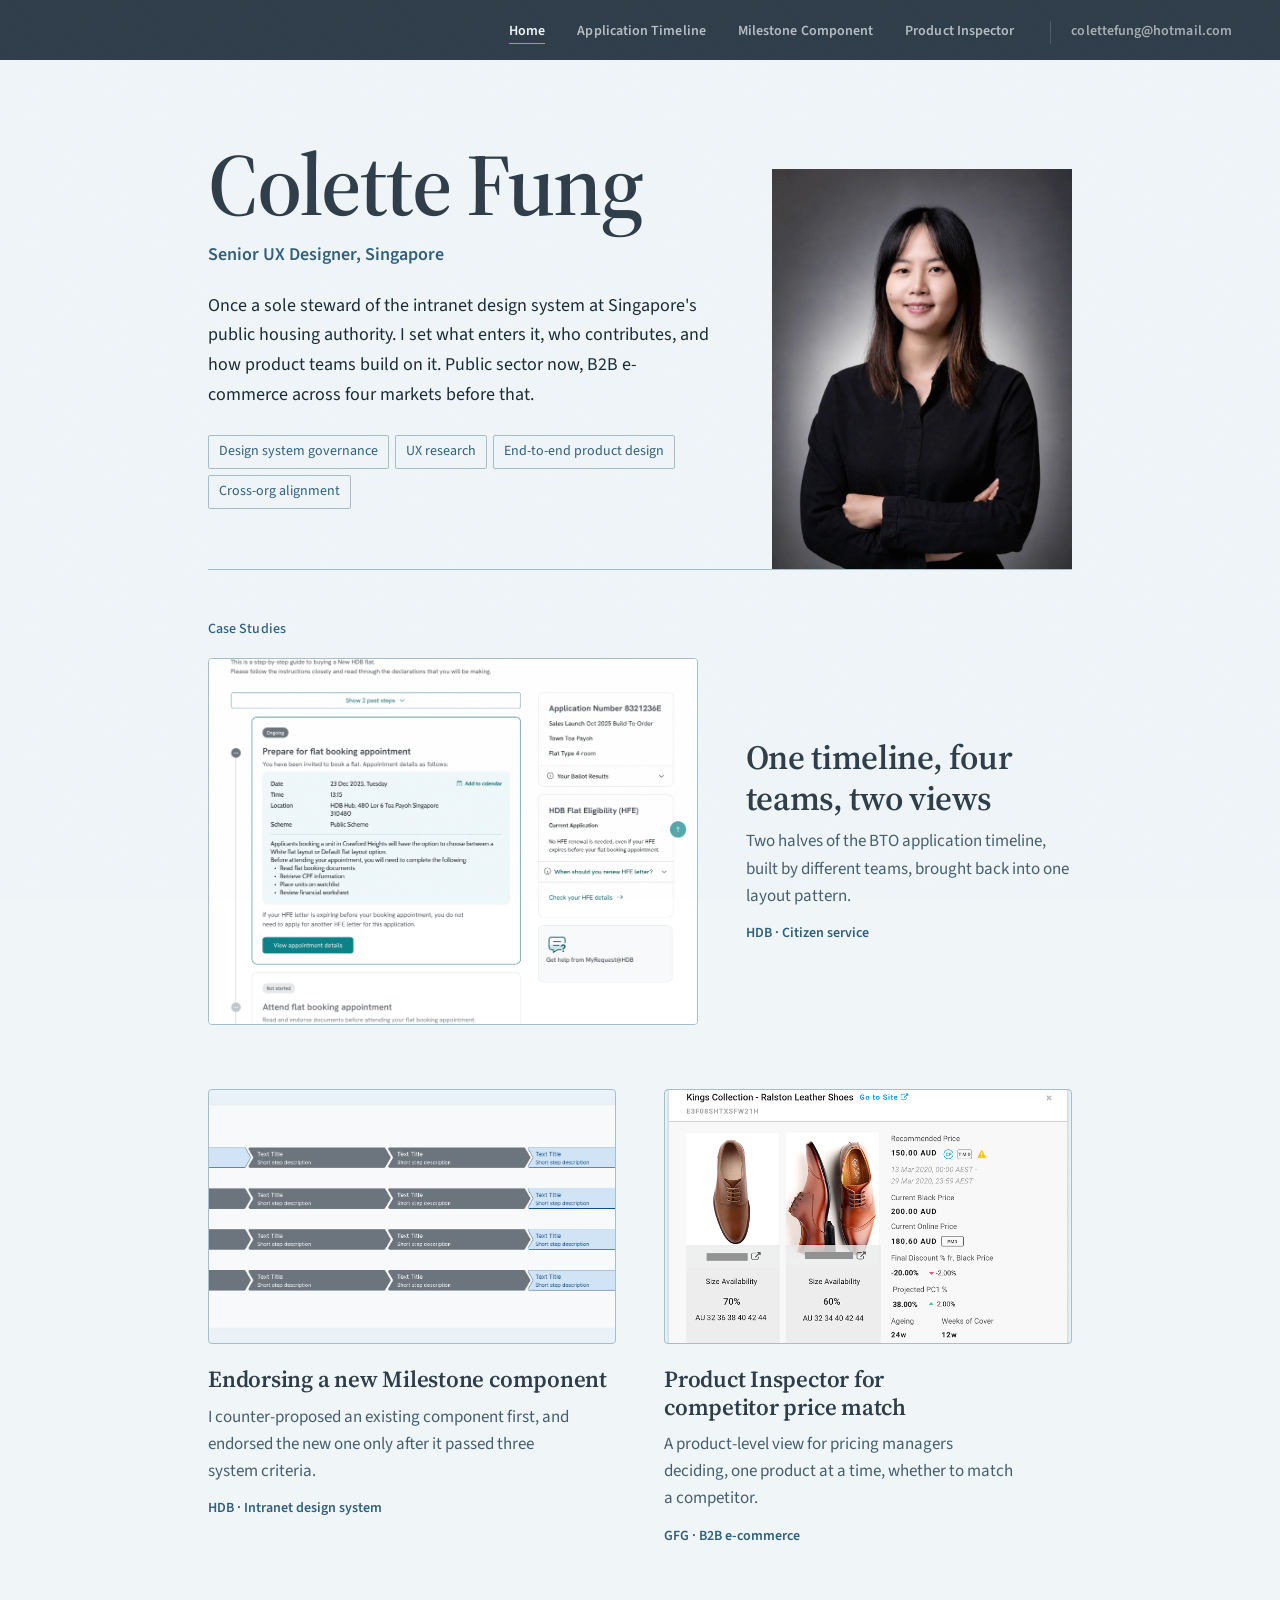
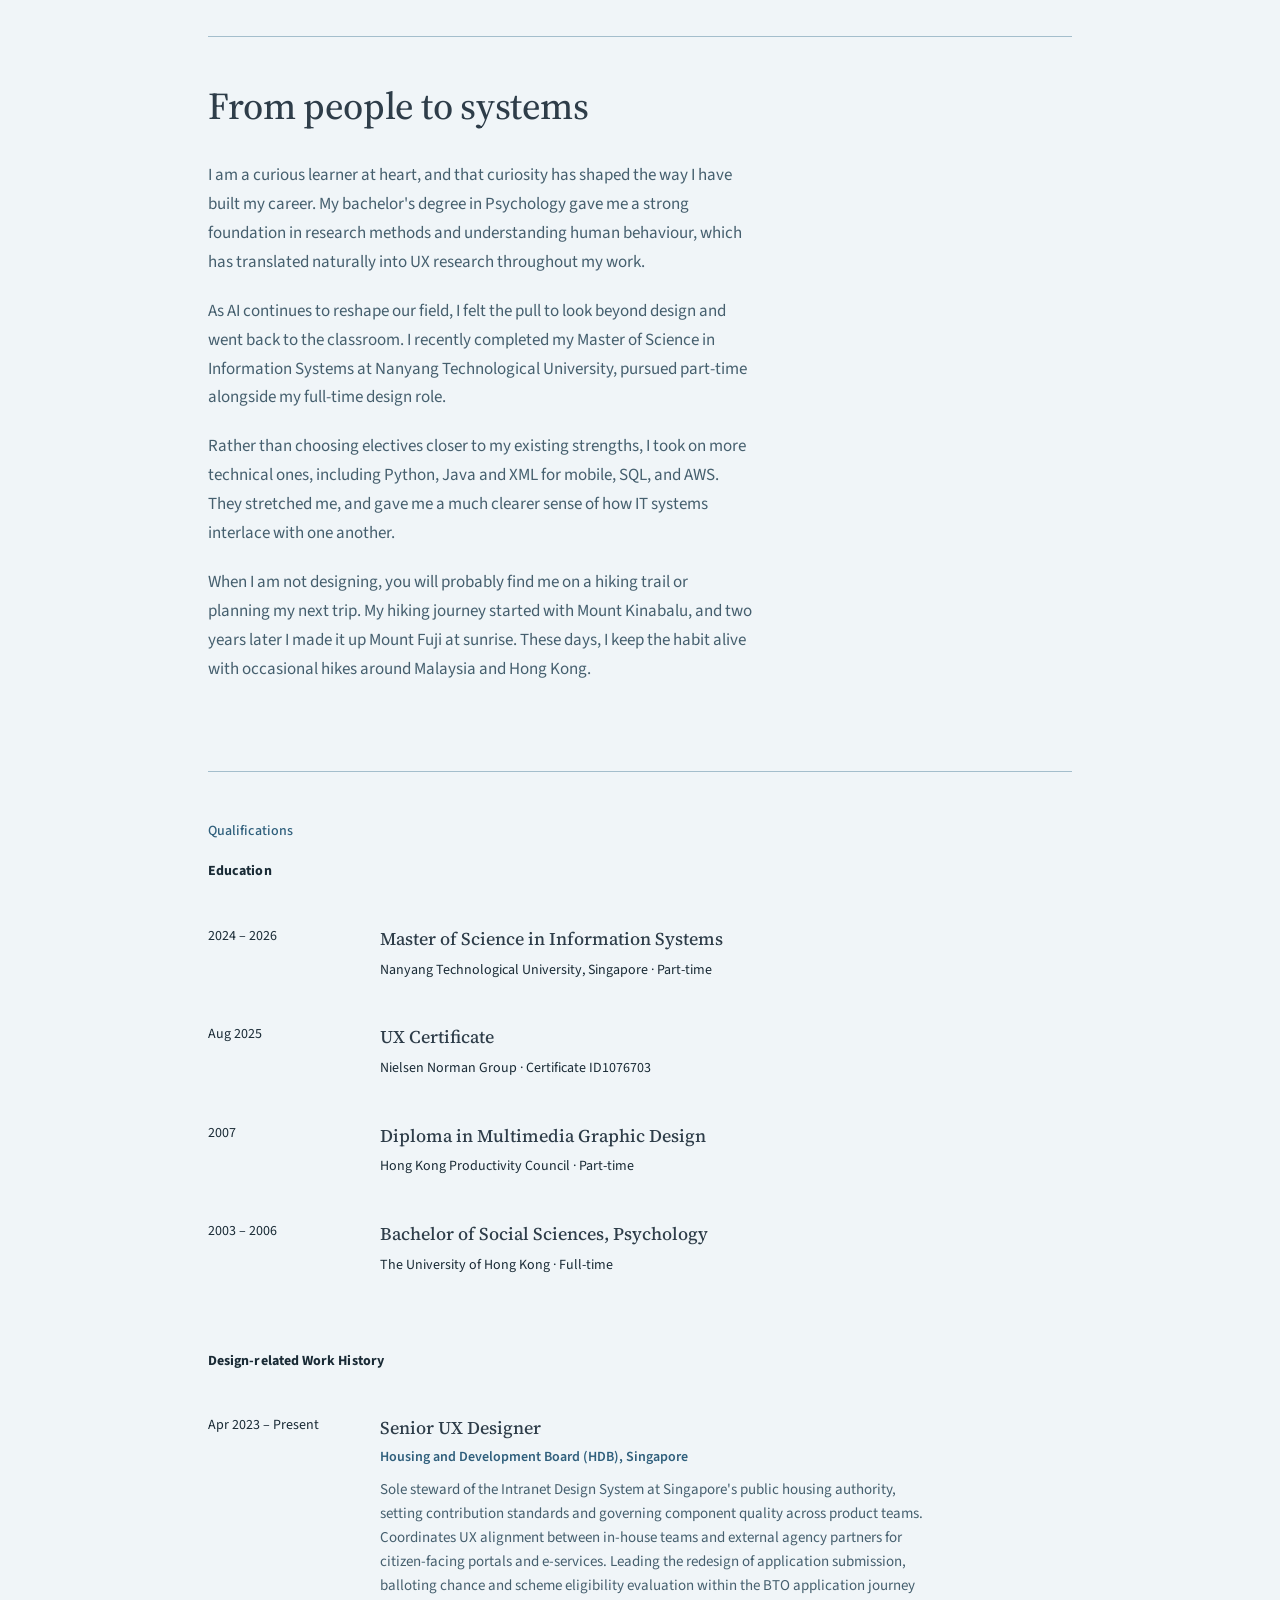
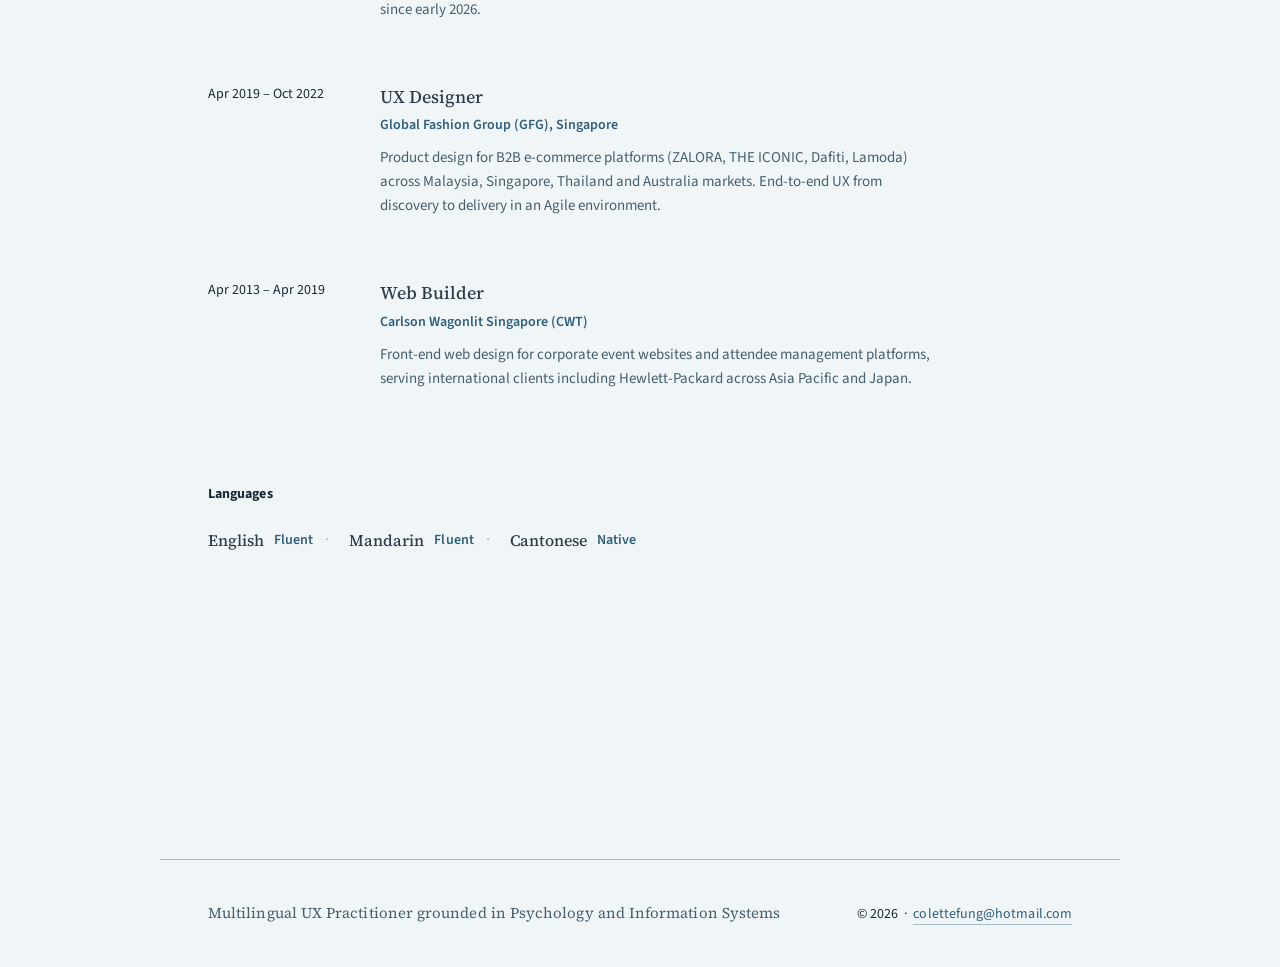
<file: index.html>
<!DOCTYPE html>
<html lang="en">
<head>
  <meta charset="UTF-8" />
  <meta name="viewport" content="width=device-width, initial-scale=1.0" />
  <meta name="robots" content="noindex, nofollow">
  <title>Colette Fung, Senior UX Designer based in Singapore</title>
  <meta name="description" content="Colette Fung, Senior UX Designer in Singapore. Once a sole steward of the intranet design system at Singapore's public housing authority." />
  <link rel="preconnect" href="https://fonts.googleapis.com">
  <link rel="preconnect" href="https://fonts.gstatic.com" crossorigin>
  <link href="https://fonts.googleapis.com/css2?family=Source+Serif+4:opsz,wght@8..60,400..700&family=Source+Sans+3:ital,wght@0,400..700;1,400&display=swap" rel="stylesheet">
  <link rel="stylesheet" href="styles.css">
</head>
<body>

  <!-- Fixed navigation -->
  <nav class="portfolio-nav" aria-label="Main navigation">
    <button class="nav-toggle" type="button" aria-controls="nav-menu" aria-expanded="false" aria-label="Toggle menu">
      <span class="nav-toggle-bar"></span>
      <span class="nav-toggle-bar"></span>
      <span class="nav-toggle-bar"></span>
    </button>
    <ul class="nav-links" id="nav-menu">
      <li><a href="index.html" class="active">Home</a></li>
      <li><a href="casestudy/HDB-timeline/timeline-case-study.html">Application Timeline</a></li>
      <li><a href="casestudy/DesignSystem-Milestone/milestone-component-case-study.html">Milestone Component</a></li>
      <li><a href="casestudy/GFG-productInspector/product-inspector-case-study.html">Product Inspector</a></li>
      <li><a href="mailto:colettefung@hotmail.com" class="nav-email">colettefung@hotmail.com</a></li>
    </ul>
  </nav>

  <main>

    <div class="hero">
      <div class="hero-text">
        <h1>Colette Fung</h1>
        <p class="hero-role">Senior UX Designer, Singapore</p>
        <p class="hero-subtitle">Once a sole steward of the intranet design system at Singapore's public housing authority. I set what enters it, who contributes, and how product teams build on it. Public sector now, B2B e-commerce across four markets before that.</p>
        <ul class="cs-tags hero-capabilities" aria-label="Areas of practice">
          <li class="cs-tag">Design system governance</li>
          <li class="cs-tag">UX research</li>
          <li class="cs-tag">End-to-end product design</li>
          <li class="cs-tag">Cross-org alignment</li>
        </ul>
      </div>
      <picture class="portrait">
        <source srcset="portrait.webp" type="image/webp">
        <img src="portrait.png" alt="Colette Fung" class="portrait-img" width="1023" height="1537">
      </picture>
    </div>

    <!-- CASE STUDIES: Timeline leads full width, the other two pair below -->
    <section class="section" id="work">
      <h2 class="section-label">Case Studies</h2>
      <div class="cs-list">

        <a href="casestudy/HDB-timeline/timeline-case-study.html" class="cs-entry cs-entry--lead">
          <div class="cs-entry-media">
            <img src="casestudy/HDB-timeline/final-design-desktop.png" alt="Final design of the BTO application timeline page" style="object-position: center 18%;">
          </div>
          <div class="cs-entry-text">
            <h3 class="cs-entry-title">One timeline, four teams, two views</h3>
            <p class="cs-entry-line">Two halves of the BTO application timeline, built by different teams, brought back into one layout pattern.</p>
            <p class="cs-entry-context">HDB &middot; Citizen service</p>
          </div>
        </a>

        <a href="casestudy/DesignSystem-Milestone/milestone-component-case-study.html" class="cs-entry">
          <div class="cs-entry-media">
            <img src="casestudy/DesignSystem-Milestone/images/final_component_scroller.png" alt="Final Milestone component in the intranet design system" style="object-position: center 12%;">
          </div>
          <div class="cs-entry-text">
            <h3 class="cs-entry-title">Endorsing a new Milestone component</h3>
            <p class="cs-entry-line">I counter-proposed an existing component first, and endorsed the new one only after it passed three system criteria.</p>
            <p class="cs-entry-context">HDB &middot; Intranet design system</p>
          </div>
        </a>

        <a href="casestudy/GFG-productInspector/product-inspector-case-study.html" class="cs-entry">
          <div class="cs-entry-media">
            <img src="casestudy/GFG-productInspector/images/final_design.png" alt="Final Product Inspector design showing competitor price suggestions" style="object-position: center 10%;">
          </div>
          <div class="cs-entry-text">
            <h3 class="cs-entry-title">Product Inspector for competitor price match</h3>
            <p class="cs-entry-line">A product-level view for pricing managers deciding, one product at a time, whether to match a competitor.</p>
            <p class="cs-entry-context">GFG &middot; B2B e-commerce</p>
          </div>
        </a>

      </div>
    </section>

    <!-- ABOUT — permanent section (was slide 2 of the hero carousel) -->
    <section class="section" id="about">
      <h2>From people to systems</h2>
      <div class="about-prose">
        <p>I am a curious learner at heart, and that curiosity has shaped the way I have built my career. My bachelor's degree in Psychology gave me a strong foundation in research methods and understanding human behaviour, which has translated naturally into UX research throughout my work.</p>
        <p>As AI continues to reshape our field, I felt the pull to look beyond design and went back to the classroom. I recently completed my Master of Science in Information Systems at Nanyang Technological University, pursued part-time alongside my full-time design role.</p>
        <p>Rather than choosing electives closer to my existing strengths, I took on more technical ones, including Python, Java and XML for mobile, SQL, and AWS. They stretched me, and gave me a much clearer sense of how IT systems interlace with one another.</p>
        <p>When I am not designing, you will probably find me on a hiking trail or planning my next trip. My hiking journey started with Mount Kinabalu, and two years later I made it up Mount Fuji at sunrise. These days, I keep the habit alive with occasional hikes around Malaysia and Hong Kong.</p>
      </div>
    </section>

    <!-- QUALIFICATIONS — unchanged -->
    <section class="section" id="qualifications">
      <p class="section-label">Qualifications</p>

      <div class="qual-block">
        <p class="qual-block-title">Education</p>
        <ul class="edu-list">
          <li class="edu-item">
            <span class="edu-year">2024 – 2026</span>
            <div class="edu-body">
              <div class="edu-degree">Master of Science in Information Systems</div>
              <div class="edu-inst">Nanyang Technological University, Singapore &middot; Part-time</div>
          
            </div>
          </li>
          <li class="edu-item">
            <span class="edu-year">Aug 2025</span>
            <div class="edu-body">
              <div class="edu-degree">UX Certificate</div>
              <div class="edu-inst">Nielsen Norman Group &middot; Certificate ID1076703</div>
            </div>
          </li>
          <li class="edu-item">
            <span class="edu-year">2007</span>
            <div class="edu-body">
              <div class="edu-degree">Diploma in Multimedia Graphic Design</div>
              <div class="edu-inst">Hong Kong Productivity Council &middot; Part-time</div>
            </div>
          </li>
          <li class="edu-item">
            <span class="edu-year">2003 – 2006</span>
            <div class="edu-body">
              <div class="edu-degree">Bachelor of Social Sciences, Psychology</div>
              <div class="edu-inst">The University of Hong Kong &middot; Full-time</div>
            </div>
          </li>
          
        </ul>
      </div>

      <div class="qual-block">
        <p class="qual-block-title">Design-related Work History</p>
        <!-- Work history is always visible. The accordion that used to wrap these
             descriptions collapsed them to zero height, which hid them from
             browser find-in-page and cost a click to read the most important
             paragraph on the page. Three short entries do not need the mechanism. -->
        <ul class="work-list">
          <li class="work-item">
            <div class="work-row">
              <span class="work-period">Apr 2023 – Present</span>
              <div class="work-summary">
                <span class="work-title">Senior UX Designer</span>
                <span class="work-company">Housing and Development Board (HDB), Singapore</span>
                <p class="work-desc">Sole steward of the Intranet Design System at Singapore's public housing authority, setting contribution standards and governing component quality across product teams. Coordinates UX alignment between in-house teams and external agency partners for citizen-facing portals and e-services. Leading the redesign of application submission, balloting chance and scheme eligibility evaluation within the BTO application journey since early 2026.</p>
              </div>
            </div>
          </li>
          <li class="work-item">
            <div class="work-row">
              <span class="work-period">Apr 2019 – Oct 2022</span>
              <div class="work-summary">
                <span class="work-title">UX Designer</span>
                <span class="work-company">Global Fashion Group (GFG), Singapore</span>
                <p class="work-desc">Product design for B2B e-commerce platforms (ZALORA, THE ICONIC, Dafiti, Lamoda) across Malaysia, Singapore, Thailand and Australia markets. End-to-end UX from discovery to delivery in an Agile environment.</p>
              </div>
            </div>
          </li>
          <li class="work-item">
            <div class="work-row">
              <span class="work-period">Apr 2013 – Apr 2019</span>
              <div class="work-summary">
                <span class="work-title">Web Builder</span>
                <span class="work-company">Carlson Wagonlit Singapore (CWT)</span>
                <p class="work-desc">Front-end web design for corporate event websites and attendee management platforms, serving international clients including Hewlett-Packard across Asia Pacific and Japan.</p>
              </div>
            </div>
          </li>
        </ul>
      </div>

      <div class="qual-block">
        <p class="qual-block-title">Languages</p>
        <ul class="lang-list">
          <li class="lang-pill">
            <span class="lang-name">English</span>
            <span class="lang-level">Fluent</span>
          </li>
          <li class="lang-pill">
            <span class="lang-name">Mandarin</span>
            <span class="lang-level">Fluent</span>
          </li>
          <li class="lang-pill">
            <span class="lang-name">Cantonese</span>
            <span class="lang-level">Native</span>
          </li>
        </ul>
      </div>

    </section>

  </main>

  <!-- FOOTER -->
  <footer class="site-footer">
    <span class="site-footer-signoff">Multilingual UX Practitioner grounded in Psychology and Information Systems</span>
    <span class="site-footer-copy">&copy; <span id="yr"></span> &nbsp;&middot;&nbsp; <a href="mailto:colettefung@hotmail.com">colettefung@hotmail.com</a></span>
  </footer>

  <script>document.getElementById('yr').textContent = new Date().getFullYear();</script>
  <script>
    (function () {
      var nav = document.querySelector('.portfolio-nav');
      var btn = nav && nav.querySelector('.nav-toggle');
      if (!nav || !btn) return;
      btn.addEventListener('click', function () {
        var open = nav.classList.toggle('is-open');
        btn.setAttribute('aria-expanded', open ? 'true' : 'false');
      });
      document.addEventListener('keydown', function (e) {
        if (e.key === 'Escape' && nav.classList.contains('is-open')) {
          nav.classList.remove('is-open');
          btn.setAttribute('aria-expanded', 'false');
          btn.focus();
        }
      });
    })();
  </script>
</body>
</html>
</file>
<file: styles.css>
/* ============================================================
   styles.css — shared by the homepage and all three case studies
   Type: Source Serif 4 (headings) + Source Sans 3 (body, labels),
   loaded from each page's <head>. Colours are tokens in section 2.
   ============================================================ */


/* ============================================================
   1. GOOGLE FONTS
   ============================================================ */


/* ============================================================
   2. CSS CUSTOM PROPERTIES
   Palette test: #EAEFEF / #C5CDD2 / #2E3D49 / #FFA552
   ============================================================ */
:root {
  --ink:         #2E3D49;   /* primary text               9.6:1 on bg */
  --ink-soft:    #455f6e;   /* secondary text (body/desc) 5.8:1 on bg */
  --ink-muted:   #4f6a7d;   /* meta labels — cooler blue, 4.9:1 on paper-warm */
  --paper:       #f0f5f8;   /* page background — misty sky */
  --paper-warm:  #e8f0f6;   /* card & section surfaces — pale flower blue */
  --accent:      #c4935a;   /* primary accent — warm wheat/reed; rules, borders, fills only */
  --accent-display: #a5743b; /* wheat for large text (24px+)   3.7:1 on paper */
  --accent-ink:  #875f30;   /* wheat for small text on light  5.1:1 on paper */
  --accent-on-dark: #cfa678; /* wheat for text on navy ink      5.0:1 on ink */
  --accent-soft: #b4cfe0;   /* tag/pill backgrounds — pale nemophila */
  --rule:        #a4becc;   /* borders & dividers — blue-tinted */
  --highlight:   #e8f2f8;   /* faint hover surface — misty sky */
  --teal:        #2e6e90;   /* distinction badge — deep mountain blue */
  --accent-text: #2f5f7c;   /* accent text on light bg    5.9:1 on bg */
  --sidenote-bg: #2E3D49;   /* sidenote bubble — navy ink */

  --navy:        var(--ink);
  --white:       var(--paper);
  --blue:        var(--accent);
  --blue-light:  var(--accent-soft);
  --blue-faint:  var(--highlight);
  --gray:        #192a35;
  --gray-dark:   var(--ink-soft);
  --border:      var(--rule);

  --font-serif: 'Source Serif 4', Georgia, 'Times New Roman', serif;
  --font-sans:  'Source Sans 3', system-ui, -apple-system, 'Segoe UI', sans-serif;

  --measure: 68ch;   /* reading line length for body copy (about 65–75 characters) */

  --nav-h: 60px;
}


/* ============================================================
   3. RESET & BASE
   ============================================================ */
*, *::before, *::after { box-sizing: border-box; margin: 0; padding: 0; }
html { scroll-behavior: smooth; }

body {
  background: var(--paper);
  color: var(--ink);
  font-family: var(--font-sans);
  font-size: 17px;
  line-height: 1.7;
  font-weight: 400;
  -webkit-font-smoothing: antialiased;
  text-rendering: optimizeLegibility;
}

/* Subtle grain texture overlay */
body::before {
  content: '';
  position: fixed;
  inset: 0;
  pointer-events: none;
  z-index: 9999;
  opacity: 0.028;
  background-image: url("data:image/svg+xml,%3Csvg viewBox='0 0 256 256' xmlns='http://www.w3.org/2000/svg'%3E%3Cfilter id='noise'%3E%3CfeTurbulence type='fractalNoise' baseFrequency='0.9' numOctaves='4' stitchTiles='stitch'/%3E%3C/filter%3E%3Crect width='100%25' height='100%25' filter='url(%23noise)'/%3E%3C/svg%3E");
  background-repeat: repeat;
  background-size: 128px 128px;
}


/* ============================================================
   4. NAVIGATION
   ============================================================ */
.portfolio-nav {
  position: fixed;
  top: 0; left: 0; right: 0;
  height: var(--nav-h);
  background: var(--ink);          /* #2E3D49 — dark nav on light page */
  display: flex;
  align-items: center;
  justify-content: flex-end;
  padding: 0 48px;
  z-index: 500;
  box-shadow: 0 1px 0 rgba(255,255,255,0.07);
}

.nav-links {
  display: flex;
  gap: 32px;
  list-style: none;
  align-items: center;
  margin: 0; padding: 0;
}

/* Nav: small-caps with slide-in underline on hover */
.nav-links a {
  position: relative;
  font-family: var(--font-sans);
  font-size: 14px;
  font-weight: 600;
  color: rgba(248,250,252,0.68);
  text-decoration: none;
  letter-spacing: 0.005em;
  transition: color 0.2s;
  white-space: nowrap;
  padding-bottom: 3px;
}

/* Slide-in underline — grows from left */
.nav-links a::after {
  content: '';
  position: absolute;
  bottom: 0;
  left: 0;
  width: 0;
  height: 1px;
  background: var(--accent);
  transition: width 0.25s ease;
}

.nav-links a:hover { color: var(--paper); }
.nav-links a:hover::after { width: 100%; }

.nav-links a.active {
  color: var(--paper);
}
.nav-links a.active::after {
  width: 100%;
}

.nav-email {
  color: rgba(250,248,245,0.60) !important;
  font-size: 14px !important;
  border-left: 1px solid rgba(255,255,255,0.15);
  padding-left: 20px !important;
  margin-left: 4px;
}

.nav-email:hover { color: var(--paper) !important; }

/* Hamburger toggle */
.nav-toggle {
  display: none;
  flex-direction: column;
  align-items: center;
  justify-content: center;
  background: none;
  border: 0;
  padding: 10px;
  margin-right: -10px;
  cursor: pointer;
  color: inherit;
}

.nav-toggle:focus-visible {
  outline: 2px solid var(--accent);
  outline-offset: 2px;
}

.nav-toggle-bar {
  display: block;
  width: 22px;
  height: 2px;
  background: rgba(248,250,252,0.78);
  border-radius: 1px;
  transition: transform 0.2s ease, opacity 0.2s ease;
}

.nav-toggle-bar + .nav-toggle-bar { margin-top: 5px; }

.portfolio-nav.is-open .nav-toggle-bar:nth-child(1) {
  transform: translateY(7px) rotate(45deg);
}
.portfolio-nav.is-open .nav-toggle-bar:nth-child(2) {
  opacity: 0;
}
.portfolio-nav.is-open .nav-toggle-bar:nth-child(3) {
  transform: translateY(-7px) rotate(-45deg);
}

@media (max-width: 768px) {
  .portfolio-nav { padding: 0 20px; justify-content: flex-end; }
  .nav-toggle { display: inline-flex; }

  .nav-links {
    display: none;
    position: absolute;
    top: 100%;
    left: 0; right: 0;
    flex-direction: column;
    align-items: stretch;
    gap: 0;
    background: var(--ink);        /* matches nav bar */
    padding: 4px 20px 12px;
    border-top: 1px solid rgba(255,255,255,0.07);
    box-shadow: 0 4px 16px rgba(0,0,0,0.18);
  }

  .portfolio-nav.is-open .nav-links { display: flex; }
  .nav-links li { width: 100%; }

  .nav-links a {
    display: block;
    padding: 14px 0;
    font-size: 14px;
    border-bottom: 1px solid rgba(255,255,255,0.06);
  }

  .nav-links a::after { display: none; }

  .nav-links li:last-child a { border-bottom: none; }

  .nav-links a.active {
    color: var(--paper);
    border-bottom: 1px solid rgba(255,255,255,0.06);
    padding-bottom: 14px;
    padding-left: 10px;
    box-shadow: inset 2px 0 0 var(--accent);
  }

  .nav-email {
    border-left: none !important;
    padding-left: 0 !important;
    margin-left: 0;
    font-size: 14px !important;
  }
}


/* ============================================================
   5. INDEX PAGE
   ============================================================ */

/* --- 5a. Layout --- */
main {
  padding-top: var(--nav-h);
  max-width: 960px;
  margin: 0 auto;
  padding-left: 48px;
  padding-right: 48px;
  padding-bottom: 120px;
}

@media (max-width: 600px) {
  main { padding-left: 24px; padding-right: 24px; }
}


/* --- 5b. Hero ---
   Text left, photo right. The photo has no frame or shadow and sits
   directly on the hero's bottom rule, so it reads as part of the page
   rather than an avatar pinned to it. On phones it becomes a wide crop
   above the name instead of shrinking to a thumbnail.
   ---------------------------------------------------------- */
.hero {
  display: grid;
  grid-template-columns: minmax(0, 1fr) minmax(220px, 300px);
  gap: 56px;
  align-items: end;
  padding: 80px 0 0;
  border-bottom: 1px solid var(--border);
}

.hero-text {
  min-width: 0;
  align-self: center;
  padding-bottom: 56px;
}

.portrait {
  display: block;
  line-height: 0;
}

.portrait-img {
  display: block;
  width: 100%;
  height: auto;
  aspect-ratio: 3 / 4;
  object-fit: cover;
  object-position: center 18%;
}

@media (max-width: 900px) {
  .hero { grid-template-columns: minmax(0, 1fr) 210px; gap: 40px; }
}

@media (max-width: 720px) {
  .hero {
    grid-template-columns: 1fr;
    gap: 32px;
    padding: 40px 0 48px;
  }
  .hero-text { padding-bottom: 0; }
  .portrait { order: -1; }
  .portrait-img {
    aspect-ratio: 4 / 3;
    object-position: center 20%;
  }
}

.hero-role {
  font-family: var(--font-sans);
  font-size: 18px;
  font-weight: 600;
  color: var(--accent-text);
  margin-bottom: 20px;
}

/* Bigger, bolder name — the biggest change in the hero */
.hero h1 {
  font-family: var(--font-serif);
  font-weight: 600;
  font-size: clamp(52px, 8vw, 88px);
  line-height: 1.0;
  letter-spacing: -0.025em;
  color: var(--navy);
  margin-bottom: 12px;
}

.hero-subtitle {
  font-family: var(--font-sans);
  font-size: 18px;
  font-weight: 400;
  color: var(--gray);
  margin-bottom: 0;
  max-width: 520px;
  line-height: 1.65;
}

/* Hero capability tags — reuses the .cs-tag shape from the case-study cards,
   but lightened to outlined pills. The solid ink fill used on cards would
   put four heavy blocks directly under the headline and fight the h1 for
   attention; outlined keeps the hero airy while still scanning as a set. */
.hero-capabilities {
  list-style: none;
  margin: 26px 0 0;
  padding: 0;
  gap: 8px;
  max-width: 520px;
}

.hero-capabilities .cs-tag {
  background: transparent;
  color: var(--accent-text);
  border: 1px solid var(--border);
  padding: 4px 10px;
}

@media (max-width: 640px) {
  .hero-capabilities .cs-tag { white-space: normal; }
}


/* --- 5c. Sections --- */
.section { padding: 48px 0 0; }
.section + .section { border-top: 1px solid var(--border); }

.section-label {
  font-family: var(--font-sans);
  font-size: 14px;
  font-weight: 700;
  letter-spacing: 0.005em;
  color: var(--accent-text);
  margin-bottom: 14px;
}

.section h2:not(.section-label) {
  font-family: var(--font-serif);
  font-weight: 500;
  font-size: clamp(28px, 4vw, 38px);
  line-height: 1.15;
  letter-spacing: -0.01em;
  color: var(--navy);
  margin-bottom: 32px;
}


/* --- 5d. Case studies ---
   No card boxes: each entry is a screenshot, its own headline, one line on
   what was at stake, and a plain context line. The whole entry is the link,
   so there is no arrow. Timeline leads full width; the other two pair up.
   ---------------------------------------------------------- */
.cs-list {
  display: grid;
  grid-template-columns: repeat(2, minmax(0, 1fr));
  gap: 64px 48px;
  margin-top: 8px;
}

.cs-entry {
  display: flex;
  flex-direction: column;
  gap: 22px;
  color: inherit;
  text-decoration: none;
}

.cs-entry--lead {
  grid-column: 1 / -1;
  display: grid;
  grid-template-columns: minmax(0, 3fr) minmax(0, 2fr);
  gap: 48px;
  align-items: center;
}

.cs-entry-media {
  aspect-ratio: 16 / 10;
  overflow: hidden;
  border: 1px solid var(--rule);   /* edge for white UI screenshots on the pale page */
  border-radius: 4px;
  background: var(--highlight);
}

.cs-entry--lead .cs-entry-media { aspect-ratio: 4 / 3; }

.cs-entry-media img {
  width: 100%;
  height: 100%;
  object-fit: cover;
  display: block;
}

.cs-entry-title {
  font-family: var(--font-serif);
  font-weight: 600;
  font-size: 23px;
  line-height: 1.2;
  letter-spacing: -0.01em;
  color: var(--ink);
  margin-bottom: 10px;
  text-decoration: underline;
  text-decoration-color: transparent;
  text-decoration-thickness: 1px;
  text-underline-offset: 0.18em;
  transition: text-decoration-color 0.2s ease;
}

.cs-entry--lead .cs-entry-title { font-size: clamp(26px, 3vw, 34px); }

.cs-entry:hover .cs-entry-title { text-decoration-color: var(--accent-text); }

.cs-entry:focus-visible {
  outline: 2px solid var(--accent-text);
  outline-offset: 6px;
  border-radius: 4px;
}

.cs-entry-line {
  font-size: 17px;
  line-height: 1.6;
  color: var(--ink-soft);
  max-width: 46ch;
  margin-bottom: 12px;
}

.cs-entry-context {
  font-size: 14px;
  font-weight: 600;
  color: var(--accent-text);
  margin-bottom: 0;
}

@media (max-width: 820px) {
  .cs-list { grid-template-columns: 1fr; gap: 48px; }
  .cs-entry--lead { grid-template-columns: 1fr; gap: 22px; }
  .cs-entry--lead .cs-entry-media { aspect-ratio: 16 / 10; }
}

/* Tag pills: now used only by the hero's areas-of-practice list */
.cs-tags {
  display: flex;
  flex-wrap: wrap;
  gap: 6px;
  margin-bottom: 4px;
}

.cs-tag {
  font-family: var(--font-sans);
  font-size: 14px;
  color: #f0f5f8;
  background: var(--ink);
  border: none;
  border-radius: 2px;
  padding: 3px 8px;
  white-space: nowrap;
}


/* --- 5e. About (permanent section, formerly carousel slide 2) --- */
.about-prose p {
  font-size: 17px;
  color: var(--gray-dark);
  max-width: var(--measure);
  margin-bottom: 20px;
}
.about-prose p:last-child { margin-bottom: 0; }


/* --- 5f. Qualifications --- */
.qual-block { margin-bottom: 52px; }
.qual-block:last-child { margin-bottom: 0; }

.qual-block-title {
  font-family: var(--font-sans);
  font-size: 14px;
  font-weight: 700;
  letter-spacing: 0.005em;
  color: var(--gray);
  margin-bottom: 20px;
}

/* Education — borderless rows (list divider lines removed).
   Every field (degree, institution, year) is shown at all times: there's
   no extra copy to hide here, so it stays static rather than an accordion. */
.edu-list { list-style: none; }

.edu-item {
  display: grid;
  grid-template-columns: 140px 1fr;
  gap: 0 32px;
  padding: 20px 0;
}

.edu-item + .edu-item { border-top: none; }

.edu-year {
  font-family: var(--font-sans);
  font-size: 14px;
  font-weight: 400;
  color: var(--gray);
  padding-top: 3px;
  line-height: 1.4;
}

.edu-degree {
  font-family: var(--font-serif);
  font-weight: 500;
  font-size: 18px;
  color: var(--navy);
  margin-bottom: 4px;
}

.edu-inst { font-size: 14px; color: var(--gray); }


/* --- Work History — always-visible two-column rows ---
   Was a click-to-expand accordion. The collapsed state hid each description
   at zero height, which kept it out of browser find-in-page results and put
   the strongest paragraph on the page behind a click. With three short
   entries the mechanism cost more than it saved, so every row now renders
   period on the left, title / company / description on the right.
   ---------------------------------------------------------- */
.work-list { list-style: none; }

.work-item { border-radius: 4px; }

.work-row {
  display: grid;
  grid-template-columns: 140px 1fr;
  align-items: start;
  gap: 0 32px;
  width: 100%;
  box-sizing: border-box;
  padding: 20px 12px;
  margin: 0 -12px;
  border-radius: 4px;
}

.work-period {
  font-family: var(--font-sans);
  font-size: 14px;
  color: var(--gray);
  padding-top: 3px;
  line-height: 1.4;
}

.work-summary { display: flex; flex-direction: column; text-align: left; }

.work-title {
  display: block;
  font-family: var(--font-serif);
  font-weight: 500;
  font-size: 18px;
  color: var(--navy);
  margin-bottom: 2px;
}

.work-company {
  display: block;
  font-size: 14px;
  font-weight: 600;
  color: var(--accent-text);
}

.work-desc {
  font-size: 15px;
  color: var(--gray-dark);
  line-height: 1.6;
  max-width: 560px;
  padding: 8px 0 0;
}

.lang-list {
  list-style: none;
  display: flex;
  flex-wrap: wrap;
  gap: 12px;
}

.lang-pill {
  display: flex;
  align-items: center;
  gap: 10px;
}

.lang-pill + .lang-pill::before {
  content: '·';
  color: var(--rule);
  margin-right: 10px;
}

.lang-name {
  font-family: var(--font-serif);
  font-size: 16px;
  font-weight: 500;
  color: var(--navy);
}

.lang-level {
  font-family: var(--font-sans);
  font-size: 14px;
  font-weight: 600;
  letter-spacing: 0.005em;
  color: var(--accent-text);
}


/* --- 5g. Site footer ---
   Personal sign-off replacing bare copyright line
   ---------------------------------------------------------- */
.site-footer {
  margin-top: 96px;
  padding: 40px 48px;
  border-top: 1px solid var(--border);
  font-family: var(--font-sans);
  font-size: 14px;
  color: var(--gray);
  max-width: 960px;
  margin-left: auto;
  margin-right: auto;
  display: flex;
  justify-content: space-between;
  align-items: baseline;
  flex-wrap: wrap;
  gap: 8px;
}

.site-footer-signoff {
  font-family: var(--font-serif);
  font-size: 15px;
  color: var(--ink-soft);
}

.site-footer-copy {
  font-size: 14px;
  color: var(--gray);
}

.site-footer a {
  color: var(--accent-text);
  text-decoration: none;
  border-bottom: 1px solid var(--rule);
  transition: border-color 0.2s, color 0.2s;
}

.site-footer a:hover {
  color: var(--ink);
  border-color: var(--accent);
}

@media (max-width: 600px) {
  .edu-item { grid-template-columns: 1fr; gap: 4px; }
  .edu-year { padding-top: 0; }

  .work-row {
    grid-template-columns: 1fr;
    padding: 16px 12px;
  }
  .work-period { padding-top: 0; margin-bottom: 4px; }

  .site-footer { padding: 32px 24px; flex-direction: column; gap: 12px; }
}


/* ============================================================
   6. CASE STUDY PAGES — shared base
   ============================================================ */

.container {
  max-width: 960px;
  margin: 0 auto;
  padding: 80px 32px 120px;
}

.meta {
  font-family: var(--font-sans);
  font-size: 14px;
  letter-spacing: 0.005em;
  color: var(--ink-muted);
  margin-bottom: 32px;
  display: flex;
  gap: 24px;
  align-items: center;
}

.meta::before {
  content: "";
  display: inline-block;
  width: 32px;
  height: 1px;
  background: var(--ink-muted);
}

h1 {
  font-family: var(--font-serif);
  font-weight: 500;
  font-size: clamp(38px, 5.5vw, 64px);
  line-height: 1.05;
  letter-spacing: -0.02em;
  margin-bottom: 40px;
  color: var(--ink);
}

h1 em { font-style: normal; font-weight: 600; color: var(--accent-display); }

section { margin-bottom: 88px; }

.section-label {
  line-height: 1.7;
  font-family: var(--font-sans);
  font-size: 14px;
  letter-spacing: 0.005em;
  color: var(--accent-text);
  margin-bottom: 16px;
  font-weight: 500;
}

.sep { color: var(--accent-ink); font-size: 0.85em; margin: 0 0.5em; vertical-align: 0.08em; opacity: 0.85; }
.section-label .sep { margin: 0 0.35em; }

h2 {
  font-family: var(--font-serif);
  font-weight: 600;
  font-size: 32px;
  line-height: 1.2;
  letter-spacing: -0.01em;
  margin-bottom: 32px;
  color: var(--ink);
}

p { margin-bottom: 20px; color: var(--ink-soft); max-width: var(--measure); text-wrap: pretty; }
h1, h2, h3 { text-wrap: balance; }
p strong { font-weight: 500; }


.raci-table { width: 100%; border-collapse: collapse; margin-top: 32px; font-size: 16px; }

.raci-table thead th {
  text-align: left;
  padding: 14px 16px;
  font-family: var(--font-sans);
  font-size: 14px;
  letter-spacing: 0.005em;
  color: var(--ink-muted);
  font-weight: 500;
  border-bottom: 1px solid var(--rule);
}

.raci-table thead th:first-child { width: 34%; }

.raci-table tbody td {
  padding: 20px 16px;
  vertical-align: top;
  border-bottom: 1px solid var(--rule);
  color: var(--ink-soft);
  line-height: 1.5;
}

.raci-table tbody td:first-child {
  font-family: var(--font-serif);
  font-weight: 500;
  font-size: 18px;
  color: var(--ink);
}

.raci-table tbody tr:last-child td { border-bottom: none; }
.raci-table tr.raci-owner td:first-child { color: var(--accent-text); }
.raci-table tr.raci-owner { background: var(--paper-warm); }

.raci-self {
  font-family: var(--font-sans);
  font-size: 14px;
  letter-spacing: 0.005em;
  color: var(--accent-text);
  margin-left: 6px;
  font-weight: 500;
}

.approach-step {
  display: grid;
  grid-template-columns: 64px 1fr;
  gap: 24px;
  padding: 28px 0;
  border-bottom: 1px solid var(--rule);
}
.approach-step:last-child { border-bottom: none; }

.step-num {
  font-family: var(--font-serif);
  font-weight: 600;
  font-size: 48px;
  line-height: 1;
  color: var(--accent-display);
}

.step-title {
  font-family: var(--font-serif);
  font-weight: 500;
  font-size: 20px;
  color: var(--ink);
  margin-bottom: 10px;
}



.step-body { color: var(--ink-soft); }
/* Cap prose only; figures inside a step keep the full column width */
.step-body > p, .step-body > ul, .step-body > ol { max-width: var(--measure); }
.step-body:not(:has(figure, svg, .figure-row, .figure-pair, .tab-carousel, .sidenote-layout, .phone-frame)) { max-width: var(--measure); }
.step-body em { background: var(--accent-soft); font-style: normal; padding: 2px 6px; color: var(--ink); }

.criteria { display: grid; grid-template-columns: repeat(3, 1fr); gap: 16px; margin-top: 24px; }

.criterion { background: var(--paper-warm); padding: 24px; border-top: 3px solid var(--accent); }

.criterion-title {
  font-family: var(--font-serif);
  font-weight: 500;
  font-size: 18px;
  margin-bottom: 8px;
  color: var(--ink);
}

.criterion-desc { font-size: 14px; color: var(--ink-soft); line-height: 1.5; }

figure { margin: 28px 0 36px; }

figure img {
  display: block;
  width: 100%;
  height: auto;
  background: #ffffff;
  border: 1px solid var(--rule);
  padding: 16px;
}

figure.thumb { margin: 28px 0 36px; }

figure.thumb .thumb-wrap {
  position: relative;
  cursor: zoom-in;
  background: #ffffff;
  border: 1px solid var(--rule);
  padding: 16px;
  overflow: hidden;
  max-height: 360px;
  transition: border-color 0.2s ease;
}

figure.thumb .thumb-wrap:hover { border-color: var(--accent); }

figure.thumb .thumb-wrap img {
  display: block;
  width: 100%;
  height: auto;
  border: none;
  padding: 0;
  background: transparent;
}

figure.thumb .thumb-wrap::after {
  content: "";
  position: absolute;
  left: 0; right: 0; bottom: 0;
  height: 80px;
  background: linear-gradient(to bottom, rgba(240,244,244,0), rgba(240,244,244,0.95)); /* fade to --paper-warm */
  pointer-events: none;
}

figure.thumb .expand-hint {
  position: absolute;
  bottom: 12px; right: 12px;
  background: var(--ink);
  color: var(--paper);
  font-family: var(--font-sans);
  font-size: 14px;
  letter-spacing: 0.005em;
  padding: 6px 10px;
  border-radius: 2px;
  pointer-events: none;
  z-index: 2;
}

figure.thumb .expand-hint::before { content: "⤢  "; font-family: sans-serif; letter-spacing: 0; }

.lightbox {
  position: fixed;
  inset: 0;
  background: rgba(30,45,61,0.96);
  z-index: 1000;
  display: none;
  align-items: center;
  justify-content: center;
  padding: 40px;
  cursor: zoom-out;
}
.lightbox.active { display: flex; }
.lightbox-inner { position: relative; max-width: 100%; max-height: 100%; overflow: auto; cursor: default; }
.lightbox img { display: block; max-width: 100%; height: auto; background: #ffffff; padding: 24px; }

.lightbox-close {
  position: fixed;
  top: 24px; right: 24px;
  background: var(--paper);
  border: none;
  color: var(--ink);
  font-family: var(--font-sans);
  font-size: 14px;
  letter-spacing: 0.005em;
  padding: 10px 16px;
  cursor: pointer;
  z-index: 1001;
  transition: background 0.2s ease, color 0.2s ease;
}
.lightbox-close:hover { background: var(--accent-ink); color: var(--paper); }
body.lightbox-open { overflow: hidden; }

figcaption {
  max-width: var(--measure);
  font-family: var(--font-sans);
  font-size: 14px;
  color: var(--ink-soft);
  margin-top: 12px;
  padding-left: 12px;
  border-left: 2px solid var(--accent);
  line-height: 1.5;
}

figcaption strong {
  color: var(--ink);
  font-weight: 500;
  font-family: var(--font-sans);
  font-size: 14px;
  letter-spacing: 0.005em;
  display: inline-block;
  margin-right: 6px;
}

.figure-pair {
  display: grid;
  grid-template-columns: 2fr 1fr;
  gap: 16px;
  margin: 28px 0 36px;
  align-items: start;
}
.figure-pair figure { margin: 0; }
.figure-full { margin: 36px 0; }

/* Generic multi-image row — replaces one-off inline grid divs.
   Use with a column-count modifier: .figure-row--2 / .figure-row--3 */
.figure-row {
  display: grid;
  gap: 16px;
  margin: 24px 0 32px;
  align-items: start;
}
.figure-row figure { margin: 0; }
.figure-row--2 { grid-template-columns: 1fr 1fr; }
.figure-row--3 { grid-template-columns: 1fr 1fr 1fr; }

@media (max-width: 760px) {
  .figure-row { grid-template-columns: 1fr !important; }
}

/* Bullet content list — for prose bullet points inside case study body copy.
   (.drawbacks ol remains the styled numbered-list treatment for callout boxes.) */
.content-list {
  list-style: none;
  margin: 20px 0;
  padding: 0;
}
.content-list li {
  max-width: var(--measure);
  text-wrap: pretty;
  position: relative;
  padding: 6px 0 6px 22px;
  color: var(--ink-soft);
  line-height: 1.6;
}
.content-list li::before {
  content: "→";
  position: absolute;
  left: 0;
  color: var(--accent-ink);
  font-weight: 500;
}
.content-list li strong { font-weight: 500; }

.drawbacks {
  background: var(--paper-warm);
  padding: 28px 32px;
  border-left: 2px dotted var(--accent);
  margin-top: 64px;
  margin-bottom: 64px;
}

.drawbacks-label {
  font-family: var(--font-sans);
  font-size: 14px;
  letter-spacing: 0.005em;
  color: var(--ink-muted);
  margin-bottom: 12px;
}

.drawbacks ol { padding-left: 20px; color: var(--ink); }
.drawbacks ol li { padding: 6px 0; max-width: var(--measure); text-wrap: pretty; }

.decision-block { margin: 48px 0; }

.decision-block h3 {
  font-family: var(--font-serif);
  font-weight: 500;
  font-size: 22px;
  color: var(--ink);
  margin-bottom: 16px;
  display: flex;
  align-items: baseline;
  gap: 14px;
}

.decision-block h3::before {
  content: attr(data-marker);
  font-family: var(--font-sans);
  font-size: 14px;
  letter-spacing: 0.005em;
  color: var(--accent-text);
  font-weight: 500;
}

.pivot-callout {
  background: var(--ink);
  color: var(--paper);
  padding: 32px;
  margin: 48px 0;
}

.pivot-callout .pivot-label {
  font-family: var(--font-sans);
  font-size: 14px;
  letter-spacing: 0.005em;
  color: var(--accent-soft);   /* light gray on dark callout bg */
  margin-bottom: 12px;
}

.pivot-callout h3 {
  font-family: var(--font-serif);
  font-weight: 400;
  font-size: 26px;
  line-height: 1.3;
  margin-bottom: 16px;
  color: var(--paper);
}

.pivot-callout p { color: var(--paper-warm); max-width: var(--measure); margin-bottom: 0; }

.comparison-table { width: 100%; border-collapse: collapse; margin-top: 32px; font-size: 15px; }

.comparison-table thead th {
  text-align: left;
  padding: 16px 14px;
  font-family: var(--font-sans);
  font-size: 14px;
  letter-spacing: 0.005em;
  color: var(--ink);
  font-weight: 500;
  border-bottom: 2px solid var(--ink);
  background: var(--paper-warm);
}

.comparison-table thead th:last-child { background: var(--ink); color: var(--paper); }

.comparison-table tbody td {
  padding: 18px 14px;
  vertical-align: top;
  border-bottom: 1px solid var(--rule);
  color: var(--ink-soft);
  line-height: 1.5;
}

.comparison-table tbody td:first-child {
  font-family: var(--font-serif);
  font-weight: 500;
  color: var(--ink);
  width: 19%;
}

.comparison-table tbody td:last-child {
  background: rgba(196,147,90,0.07);   /* wheat tint */
  color: var(--ink);
  font-weight: 500;
  border-left: 2px solid var(--accent);
}

.evidence-block { margin-top: 48px; }
.evidence-block h3 {
  font-family: var(--font-serif);
  font-weight: 500;
  font-size: 20px;
  color: var(--ink);
  margin-bottom: 8px;
}
.evidence-block > p { margin-bottom: 24px; }

.disclaimer {
  font-family: var(--font-sans);
  font-style: italic;
  font-size: 14px;
  color: var(--ink-soft);
  line-height: 1.7;
  padding: 20px 0;
  background: none;
  margin: 64px auto 0;
  max-width: 760px;
  text-align: center;
}

.disclaimer::before {
  content: '·';
  margin-right: 10px;
  color: #b0a89e;
}

.disclaimer::after {
  content: '·';
  margin-left: 10px;
  color: #b0a89e;
}

footer {
  margin-top: 120px;
  padding-top: 32px;
  border-top: 1px solid var(--rule);
  font-family: var(--font-sans);
  font-size: 14px;
  letter-spacing: 0.005em;
  color: var(--ink-muted);
  display: flex;
  justify-content: space-between;
}

@media (max-width: 760px) {
  .container { padding: 48px 24px 80px; }


  .criteria { grid-template-columns: 1fr; }
  .approach-step { grid-template-columns: 48px 1fr; gap: 16px; }
  .step-num { font-size: 36px; }
  .figure-pair { grid-template-columns: 1fr; }

  .raci-table thead { display: none; }
  .raci-table tbody tr {
    display: block;
    border: 1px solid var(--rule);
    margin-bottom: 12px;
    padding: 8px;
  }
  .raci-table tbody tr.raci-owner { border-color: var(--accent); }
  .raci-table tbody td {
    display: block;
    border-bottom: none;
    padding: 8px;
    width: 100% !important;
  }
  .raci-table tbody td:first-child {
    font-size: 14px;
    font-family: var(--font-sans);
    letter-spacing: 0.005em;
    color: var(--ink-muted);
    font-weight: 500;
    margin-bottom: 4px;
  }
  .raci-table tr.raci-owner td:first-child { color: var(--accent-text); }

  .comparison-table thead { display: none; }
  .comparison-table tbody tr {
    display: block;
    border: 1px solid var(--rule);
    margin-bottom: 16px;
    padding: 8px;
  }
  .comparison-table tbody td {
    display: block;
    border-bottom: 1px dashed var(--rule);
    padding: 10px 8px;
    width: 100% !important;
  }
  .comparison-table tbody td:last-child { border-bottom: none; }
  .comparison-table tbody td::before {
    content: attr(data-label);
    display: block;
    font-family: var(--font-sans);
    font-size: 14px;
    letter-spacing: 0.005em;
    color: var(--ink-muted);
    margin-bottom: 4px;
  }
}


/* ============================================================
   7. TAB CAROUSEL
   ============================================================ */
.tab-carousel { margin-top: 28px; }

.tab-carousel__tabs {
  display: flex;
  border-bottom: 1px solid var(--rule);
}

.tab-carousel__tab {
  font-family: var(--font-sans);
  font-size: 14px;
  letter-spacing: 0.005em;
  font-weight: 500;
  color: var(--ink-muted);
  background: none;
  border: none;
  border-bottom: 2px solid transparent;
  padding: 10px 20px;
  margin-bottom: -1px;
  cursor: pointer;
  transition: color 0.15s, border-color 0.15s;
}

.tab-carousel__tab:hover { color: var(--ink); }

.tab-carousel__tab.is-active {
  color: var(--ink);
  border-bottom-color: var(--accent);
}

.tab-carousel__panel { display: none; }
.tab-carousel__panel.is-active { display: block; }

.tab-carousel__panel figure img {
  cursor: zoom-in;
  transition: opacity 0.15s;
}
.tab-carousel__panel figure img:hover { opacity: 0.92; }

.lightbox-nav {
  position: fixed;
  top: 50%;
  transform: translateY(-50%);
  background: var(--paper);
  border: none;
  color: var(--ink);
  font-family: var(--font-sans);
  font-size: 14px;
  letter-spacing: 0.005em;
  padding: 12px 14px;
  cursor: pointer;
  z-index: 1002;
  transition: background 0.2s, color 0.2s;
  display: none;
}
.lightbox-nav:hover { background: var(--accent-ink); color: var(--paper); }
.lightbox-nav.lightbox-prev { left: 24px; }
.lightbox-nav.lightbox-next { right: 24px; }
.lightbox.active .lightbox-nav { display: block; }
.lightbox-nav:disabled { opacity: 0.3; cursor: default; }
.lightbox-nav:disabled:hover { background: var(--paper); color: var(--ink); }


/* ============================================================
   8. HDB TIMELINE
   ============================================================ */
.timeline-graphic {
  margin: 32px 0 24px;
  padding: 32px 24px;
  background: #ffffff;
  border: 1px solid var(--rule);
}

.timeline-graphic svg { display: block; width: 100%; height: auto; }

.timeline-graphic-caption {
  font-family: var(--font-sans);
  font-size: 14px;
  color: var(--ink-soft);
  margin-top: 16px;
  padding-left: 12px;
  border-left: 2px solid var(--accent);
  line-height: 1.5;
  max-width: 760px;
}

.timeline-graphic-caption strong {
  color: var(--ink);
  font-weight: 500;
  font-family: var(--font-sans);
  font-size: 14px;
  letter-spacing: 0.005em;
  display: inline-block;
  margin-right: 6px;
}

.stakeholder-map { margin: 32px 0 48px; }


.phase { margin-bottom: 48px; }

.phase-label {
  font-family: var(--font-sans);
  font-size: 14px;
  letter-spacing: 0.005em;
  color: var(--accent-ink);
  font-weight: 500;
  margin-bottom: 6px;
}


.phone-frame {
  position: relative;
  display: block;
  margin: 0 auto;
  max-width: 260px;
}

.phone-frame .phone-shell {
  position: relative;
  background: #d6d6d6;
  border-radius: 36px;
  padding: 14px 10px;
  box-shadow: 0 0 0 1.5px #bebebe, 0 8px 24px rgba(0,0,0,0.12);
}

.phone-frame .phone-notch {
  width: 60px;
  height: 8px;
  background: #d6d6d6;
  border-radius: 0 0 8px 8px;
  margin: 0 auto 8px;
  position: relative;
  z-index: 2;
}

.phone-frame .phone-screen {
  border-radius: 20px;
  overflow: hidden;
  background: #fff;
  position: relative;
  cursor: zoom-in;
}

.phone-frame .phone-screen img {
  display: block;
  width: 100%;
  height: auto;
  max-height: 420px;
  object-fit: cover;
  object-position: top;
}

.phone-frame .phone-screen .phone-fade {
  position: absolute;
  left: 0; right: 0; bottom: 0;
  height: 60px;
  background: linear-gradient(to bottom, rgba(255,255,255,0), rgba(255,255,255,0.92));
  pointer-events: none;
}

.phone-frame .phone-screen .expand-hint-phone {
  position: absolute;
  bottom: 10px; right: 10px;
  background: var(--ink);
  color: var(--paper);
  font-family: var(--font-sans);
  font-size: 14px;
  letter-spacing: 0.005em;
  padding: 4px 7px;
  border-radius: 2px;
  pointer-events: none;
  z-index: 2;
}

.phone-frame .phone-home {
  width: 36px;
  height: 4px;
  background: #bebebe;
  border-radius: 2px;
  margin: 8px auto 0;
}

.phone-frame figcaption {
  margin-top: 8px;
  padding-left: 8px;
  border-left: 2px solid var(--accent);
  font-family: var(--font-sans);
  font-size: 14px;
  color: var(--ink-soft);
  line-height: 1.5;
  text-align: left;
}

.phone-frame figcaption strong {
  display: block;
  font-family: var(--font-sans);
  font-size: 14px;
  font-weight: 500;
  letter-spacing: 0.005em;
  color: var(--ink);
  margin-bottom: 2px;
}

@media (max-width: 760px) {
  .pivot-callout { padding: 28px 24px; }
  .pivot-callout h3 { font-size: 22px; }
  .timeline-graphic { padding: 20px 12px; }
  .phone-frame { max-width: 180px; }
  .phone-frame .phone-screen img { max-height: 300px; }


  /* Preview/screenshot images: always fill their container's width on mobile */
  .container img:not(.portrait-img):not(.sidenote__avatar) {
    width: 100%;
    height: auto;
  }

}


/* ============================================================
   9. SIDENOTES — WhatsApp-style margin annotations
   ≥ 1280px : floats outside the container in the right gutter
   < 1280px : flows inline as a callout block
   ============================================================ */

/* Layout wrapper — zero-height anchor on desktop, normal flow on mobile */
.sidenote-layout {
  position: relative;
}

/* ---- Desktop: absolute, outside the container (≥1500px only)
       At this width a standard 960px container leaves ~270px right margin,
       which comfortably holds a 240px sidenote + 24px gap.            ---- */
@media (min-width: 1366px) {
  .sidenote-layout {
    height: 0;
    overflow: visible;
  }

  .sidenote {
    position: absolute;
    /* 100% = content-area width; +32px clears container right padding; +24px gap */
    left: calc(100% + 56px);
    top: 0;
    width: 228px;

    /* scroll-in/out fade */
    opacity: 0;
    transform: translateY(8px);
    transition: opacity 0.6s ease, transform 0.6s ease;
  }

  .sidenote.is-visible {
    opacity: 1;
    transform: translateY(0);
  }
}

/* ---- Below 1366px: inline callout, fades in/out on scroll ---- */
@media (max-width: 1365px) {
  .sidenote-layout {
    height: auto;
  }

  .sidenote {
    width: 100%;
    margin: 24px 0 32px;
    opacity: 0;
    transform: translateY(6px);
    transition: opacity 0.6s ease, transform 0.6s ease;
  }

  .sidenote.is-visible {
    opacity: 1;
    transform: translateY(0);
  }
}

/* ---- Shared visual styles: chat bubble ---- */

/* Flex row: avatar bottom-left, bubble to the right — like a received WhatsApp message */
.sidenote {
  display: flex;
  align-items: flex-end;
  gap: 2px;
}

/* Circular portrait — sits bottom-left, outside the bubble */
.sidenote__avatar {
  width: 32px;
  height: 32px;
  border-radius: 50%;
  object-fit: cover;
  object-position: center top;
  flex-shrink: 0;
  display: block;
  border: 1.5px solid rgba(196,147,90,0.35);
  align-self: flex-end;
}

/* The bubble itself */
.sidenote__bubble {
  position: relative;
  flex: 1;
  background: var(--sidenote-bg);
  border-radius: 16px 16px 16px 0;
  padding: 11px 14px 13px;
  font-family: var(--font-sans);
  font-size: 14px;
  line-height: 1.65;
  color: var(--paper);
  /* drop-shadow wraps bubble + tail together as one shape */
  filter: drop-shadow(0 2px 8px rgba(46,61,73,0.22));
}


/* Label / type tag — like a sender name in a group chat */
.sidenote__label {
  display: block;
  font-family: var(--font-sans);
  font-size: 14px;
  letter-spacing: 0.005em;
  color: var(--accent-on-dark);
  font-weight: 500;
  margin-bottom: 6px;
}

/* Body text */
.sidenote__body {
  display: block;
  color: var(--paper);
}

/* Optional secondary annotation */


/* Respect reduced-motion preference */
@media (prefers-reduced-motion: reduce) {
  .sidenote {
    opacity: 1 !important;
    transform: none !important;
    transition: none !important;
  }
}


/* --- Case study ending: next case study + contact --- */
.cs-next {
  max-width: 760px;
  margin: 48px auto 0;
  padding-top: 40px;
  border-top: 1px solid var(--rule);
}

.cs-next-label {
  font-size: 14px;
  font-weight: 600;
  color: var(--accent-text);
  margin-bottom: 8px;
}

.cs-next-link {
  display: inline-block;
  font-family: var(--font-serif);
  font-weight: 600;
  font-size: clamp(24px, 3vw, 30px);
  line-height: 1.2;
  color: var(--ink);
  text-decoration: underline;
  text-decoration-color: var(--rule);
  text-decoration-thickness: 1px;
  text-underline-offset: 0.18em;
  transition: text-decoration-color 0.2s ease;
  margin-bottom: 24px;
}

.cs-next-link:hover { text-decoration-color: var(--accent-text); }

.cs-next-contact {
  font-size: 16px;
  color: var(--ink-soft);
  margin-bottom: 0;
}

.cs-next-contact a { color: var(--accent-text); text-underline-offset: 0.18em; }
</file>
